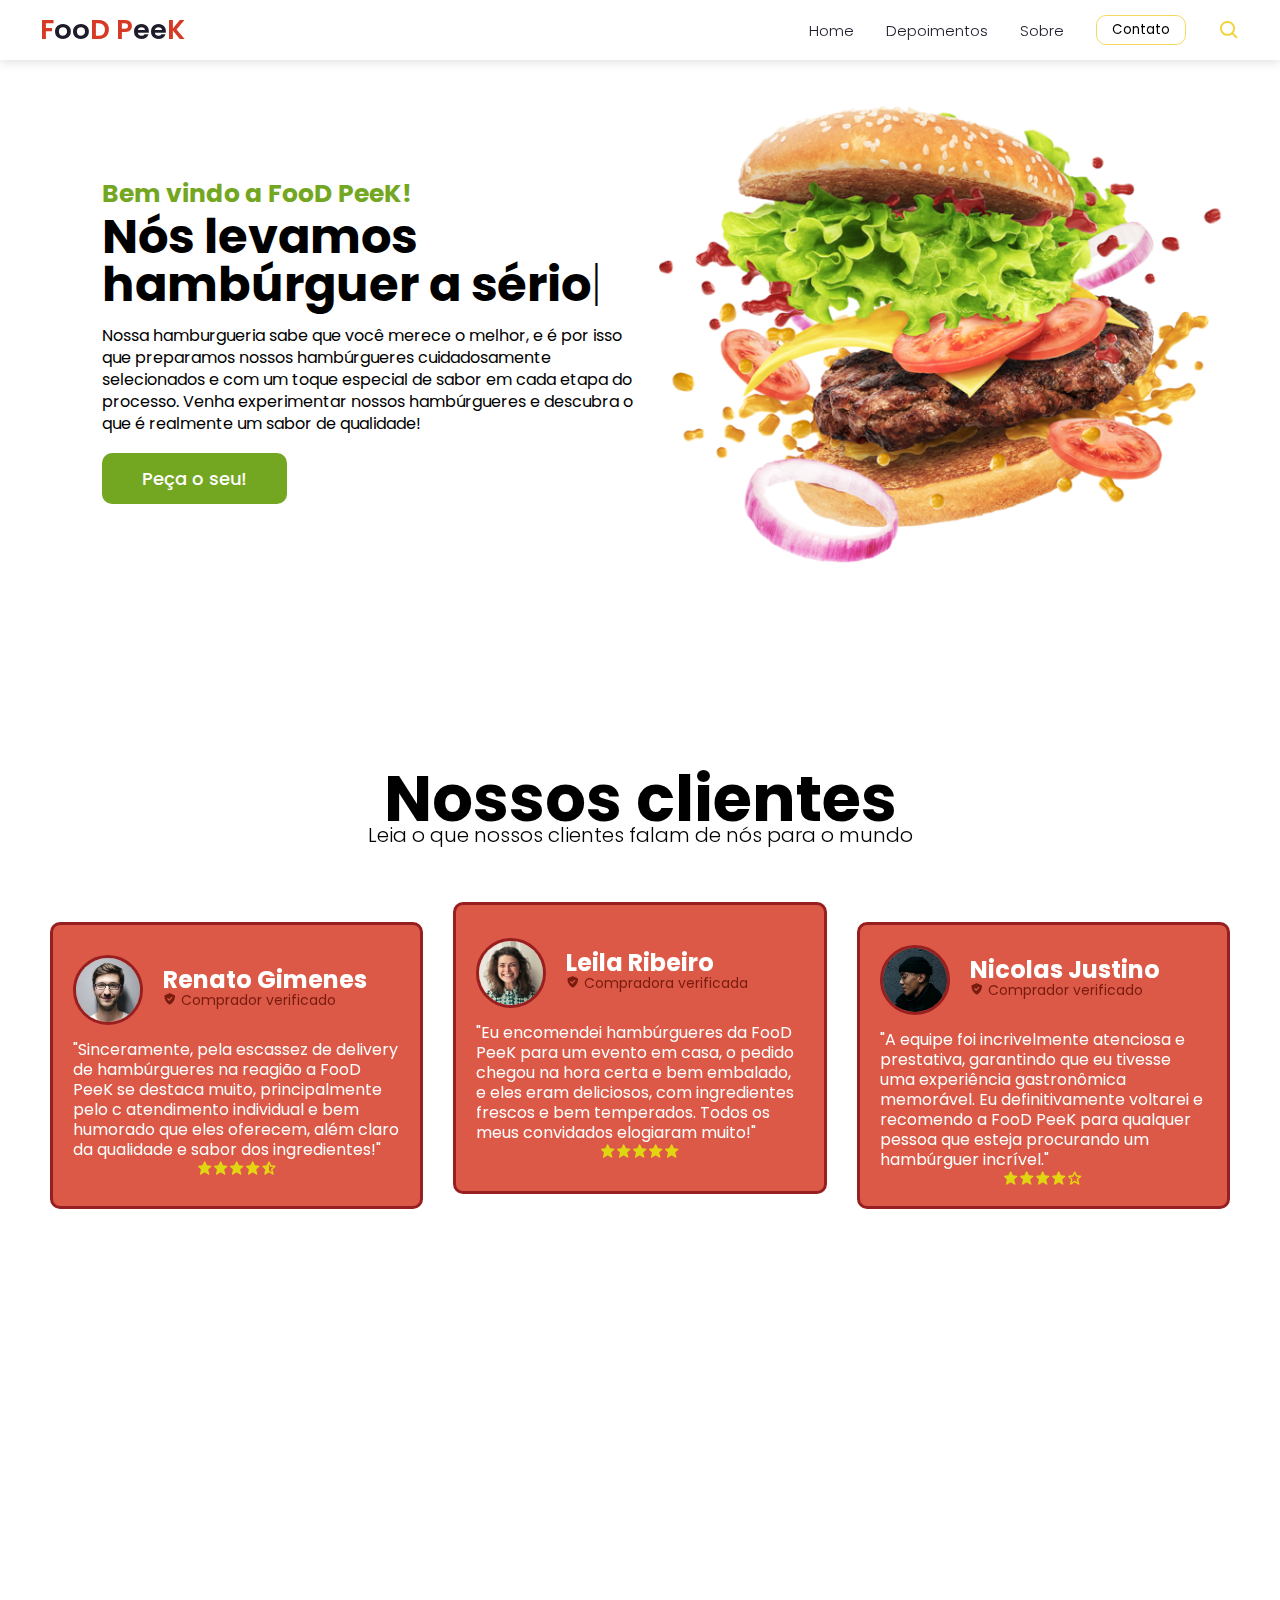
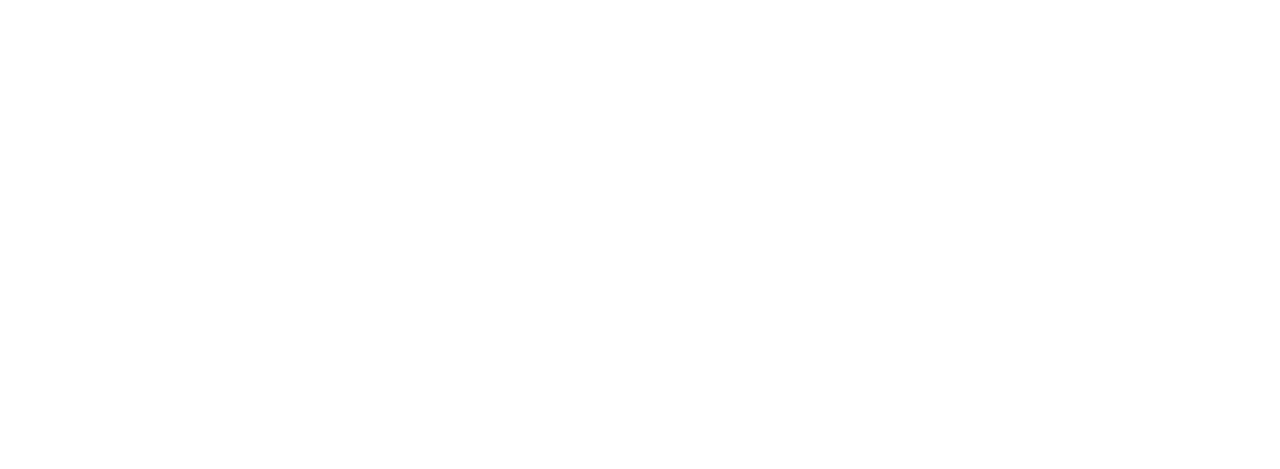
<file: index.html>
<!DOCTYPE html>
<html lang="pt-br">

<head>
    <meta charset="UTF-8">
    <meta http-equiv="X-UA-Compatible" content="IE=edge">
    <meta name="viewport" content="width=device-width, initial-scale=1.0">
    <link href='https://unpkg.com/boxicons@2.1.4/css/boxicons.min.css' rel='stylesheet'>
    <title>Ifood</title>

    <link rel="stylesheet" href="style.css">
    <link rel="stylesheet" href="responsivo.css">

    <link rel="stylesheet" href="https://unpkg.com/aos@next/dist/aos.css" />

</head>

<body>
    <header>
        <nav class="navigation">

            <a href="index.html" class="logo">F<span>oo</span>D P<span>ee</span>K </a>

            <ul class="nav-menu">
                    <li class="nav-item"> <a href="#conteudo">Home</a></li>
                    <li class="nav-item"><a href="#prova">Depoimentos</a></li>
                    <li class="nav-item"><a href="#sobre">Sobre</a></li>
                <a href="contato.html">
                    <li class="botao"><button>Contato</button></li>
                </a>
                <i class='bx bx-search'></i>
            </ul>

            <div class="menu">
                <span class="barra"></span>
                <span class="barra"></span>
                <span class="barra"></span>
            </div>
        </nav>
    </header>
    <section id="conteudo" class="conteudo">

        <div class="texto">
            <h2 class="bem-vindo">Bem vindo a FooD PeeK!</h2>
            <h1 class="slogan">Nós levamos hambúrguer a sério<span class="mouse">|</span></h1>
            <p class="paragrafo">Nossa hamburgueria sabe que você merece o melhor, e é por isso que preparamos nossos
                hambúrgueres cuidadosamente selecionados e com um toque especial de sabor em cada etapa do processo.
                Venha experimentar nossos hambúrgueres e descubra o que é realmente um sabor de qualidade!</p>
            <a href="contato.html" class="botao-pedir">Peça o seu!</a>
        </div>
        <div class="container-carrosel">
            <div class="container-imagem">
                <img src="./imagens/hamburguer.png" alt="Hambúrguer" class="hamburguer ativa" width="570px">
                <img src="imagens/hamburger2-redimensionado.png" alt="Imagem de batata frita" class="hamburguer">
            </div>
            <!-- <div class="container-botoes">
                <button class="botoes"></button>
                <button class="botoes ativa"></button>
                <button class="botoes"></button>
            </div> -->
        </div>
    </section>

    <section id="prova" class="prova" data-aos="fade-right">

        <div class="texto-clientes">
            <h1 class="titulo-clientes">Nossos clientes</h1>
            <h2 class="subtitulo-clientes">Leia o que nossos clientes falam de nós para o mundo</h2>
        </div>

        <!-- ----------------------------------------------------------------------------------------------- -->
        <div class="container-clientes">

            <div class="cliente n2">
                <div class="usuario">
                    <img src="imagens/cliente2.webp" alt="Cliente Food Peek 2">
                    <h2 class="nome-usuario">Renato Gimenes <span><i class='bx bxs-check-shield'></i> Comprador
                            verificado</span></h2>
                </div>
                <p>"Sinceramente, pela escassez de delivery de hambúrgueres na reagião a FooD PeeK se destaca muito,
                    principalmente pelo c atendimento individual e bem humorado que eles oferecem, além claro da
                    qualidade e sabor dos ingredientes!"</p>
                <div class="estrelas">
                    <i class='bx bxs-star' style='color:#e0f802c9'></i>
                    <i class='bx bxs-star' style='color:#e0f802c9'></i>
                    <i class='bx bxs-star' style='color:#e0f802c9'></i>
                    <i class='bx bxs-star' style='color:#e8f802c9'></i>
                    <i class='bx bxs-star-half' style='color:#e8f802c9'></i>
                </div>
            </div>

            <div class="cliente n1">
                <div class="usuario">
                    <img src="imagens/cliente1.png" alt="Cliente FooD PeeK">
                    <h2 class="nome-usuario">Leila Ribeiro <span><i class='bx bxs-check-shield'></i> Compradora
                            verificada</span></h2>
                </div>
                <p>"Eu encomendei hambúrgueres da FooD PeeK para um evento em casa, o pedido chegou na hora certa e bem
                    embalado, e eles eram deliciosos, com ingredientes frescos e bem temperados. Todos os meus
                    convidados elogiaram muito!" </p>
                <div class="estrelas">
                    <i class='bx bxs-star' style='color:#e0f802c9'></i>
                    <i class='bx bxs-star' style='color:#e0f802c9'></i>
                    <i class='bx bxs-star' style='color:#e0f802c9'></i>
                    <i class='bx bxs-star' style='color:#e8f802c9'></i>
                    <i class='bx bxs-star' style='color:#e8f802c9'></i>
                </div>
            </div>

            <div class="cliente n3">
                <div class="usuario">
                    <img src="imagens/cliente3.png" alt="Cliente FooD PeeK">
                    <h2 class="nome-usuario">Nicolas Justino <span><i class='bx bxs-check-shield'></i> Comprador
                            verificado</span></h2>
                </div>
                <p>"A equipe foi incrivelmente atenciosa e prestativa, garantindo que eu tivesse uma experiência
                    gastronômica memorável. Eu definitivamente voltarei e recomendo a FooD PeeK para qualquer pessoa que
                    esteja procurando um hambúrguer incrível." </p>
                <div class="estrelas">
                    <i class='bx bxs-star' style='color:#e0f802c9'></i>
                    <i class='bx bxs-star' style='color:#e0f802c9'></i>
                    <i class='bx bxs-star' style='color:#e0f802c9'></i>
                    <i class='bx bxs-star' style='color:#e8f802c9'></i>
                    <i class='bx bx-star' style='color:#e8f802c9'></i>
                </div>
            </div>
        </div>
    </section>
    
    <section id="sobre" data-aos="fade-left">
        <article class="sobre-informacoes">
            <img src="imagens/Food-Plate.png" alt="" class="imagem-salada">
            <div class="sobre">
                <div class="titulo-sobre">
                    <h1>Sobre nós</h1>
                    <h2>Conheça quem está por trás do seu lanche</h2>
                </div>
                <div class="conteudo-sobre">
                    <hr>
                    <p>Lorem ipsum dolor sit amet consectetur adipisicing elit. Quod facere voluptate aliquam soluta
                        adipisci ipsam impedit vero consequuntur sed aut autem, laborum ipsum, delectus ex nobis
                        accusantium, ad perspiciatis possimus. Lorem ipsum dolor sit amet consectetur adipisicing elit.
                        Sequi tempore quisquam eos itaque aut repellat facere neque obcaecati, eveniet unde porro
                        aliquid! Eveniet molestiae deserunt magnam in, incidunt iste repellat.</p>
                    <p>Lorem ipsum dolor sit, amet consectetur adipisicing elit. Aut excepturi dolorum
                </div>
            </div>
            
        </article>
        
    </section>
    
     

    <!-- <footer class="rodape">
        <div class="politicas-footer">
            <ul>
                <h1>Termos e condições</h1>
                <li>Política de privacidade</li>
                <li>Cookies </li>
            </ul>
        </div>
        <div class="menu-footer">
            
        </div>
    


        <div class="container-socialmedia">
            <h1>Mídias sociais</h1>
            <div class="container-linharodape">
                <hr class="linha-rodape">
            </div>
            <div class="social">
                <a href="#" class="button botao1"><i class='bx bxl-instagram-alt'></i></a>
                <a href="#" class="button botao2"><i class='bx bxl-facebook'></i></a>
                <a href="#" class="button botao3"><i class='bx bxl-twitter'></i></a>
                
            </div>
        </div>
    </footer> -->

    



    <script src="script.js"></script>
    <script src="https://unpkg.com/aos@next/dist/aos.js"></script>
    <script>
        AOS.init({
            duration: 2000,
        });
    </script>
</body>

</html>
</file>
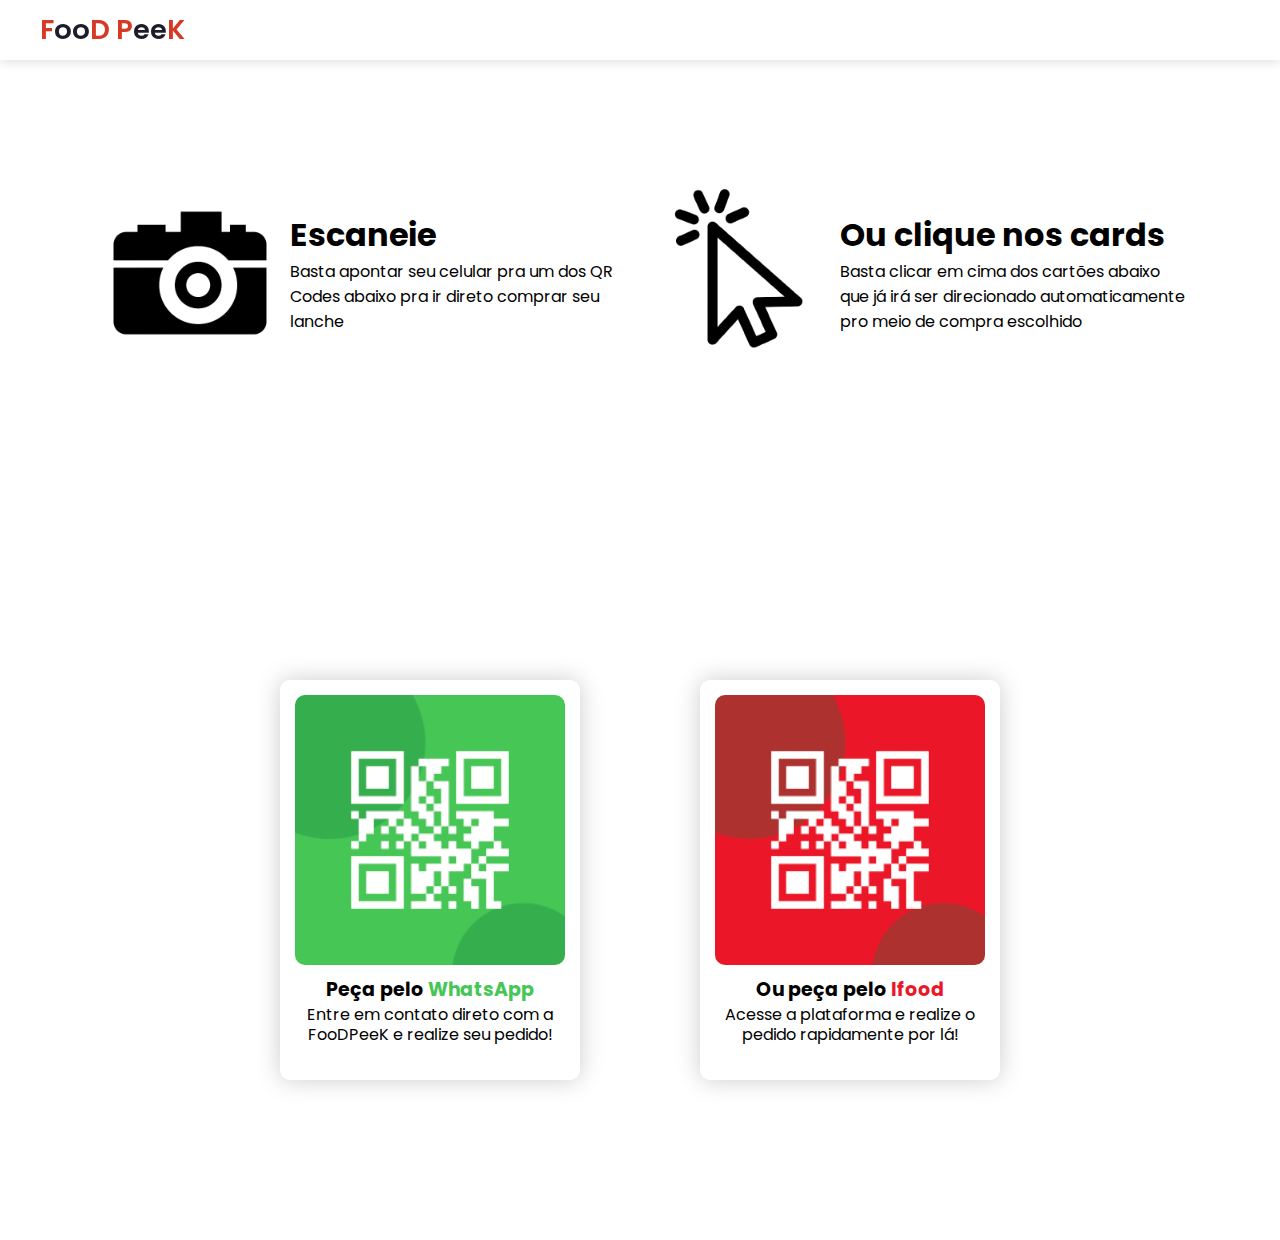
<file: contato.html>
<!DOCTYPE html>
<html lang="pt-br">
<head>
    <meta charset="UTF-8">
    <meta http-equiv="X-UA-Compatible" content="IE=edge">
    <meta name="viewport" content="width=device-width, initial-scale=1.0">
    <link href='https://unpkg.com/boxicons@2.1.4/css/boxicons.min.css' rel='stylesheet'>

    <title>Contato </title>

<link rel="stylesheet" href="style.css">
</head>
<body>
    <header>
        <nav class="navigation">

            <a href="index.html" class="logo">F<span>oo</span>D P<span>ee</span>K </a>

            <!-- <ul class="nav-menu">
                <li class="nav-item"> <a href="#conteudo">Home</a></li>
                <li class="nav-item"><a href="#prova">Depoimentos</a></li>
                <li class="nav-item"><a href="#sobre">Sobre</a></li>
                <a href="contato.html">
                    <li class="botao"><button>Contato</button></li>
                </a>
                <i class='bx bx-search'></i>
            </ul> -->

            <div class="menu">
                <span class="barra"></span>
                <span class="barra"></span>
                <span class="barra"></span>
            </div>
        </nav>
    </header>
    sec
<section>
        <div class="informacoes-qrcode">
            <div class="pc">
                <img src="imagens/camera.png" alt="Camera" class="camera">
                <div class="texto-pc">
                    <h1>Escaneie </h1>
                    <p>Basta apontar seu celular pra um dos QR Codes abaixo pra ir direto comprar seu lanche</p>
                </div>
            </div>
            <div class="mobile">
                <img src="imagens/mouse.png" alt="mouse" class="mouse">
                <div class="texto-mobile">
                    <h1>Ou clique nos cards</h1>
                    <p>Basta clicar em cima dos cartões abaixo que já irá ser direcionado automaticamente pro meio de compra escolhido</p>
                </div>
            </div>
        </div>
    
        <div class="container-qrcode">
            <a href="https://danilo-taveira.github.io/bikcraft/bicicletas.html" target="_blank">
                <div class="card whats">
                    <img src="imagens/qrcodefoodpeek-redimensionado.png" alt="QR CODE FooDPeeK">
                    <div class="texto-qrcode">
                        <h2>Peça pelo <span class="whatsapp">WhatsApp</span></h2>
                        <p>Entre em contato direto com a FooDPeeK e realize seu pedido!</p>
                    </div>
                </div>
                <div class="card ifood">
                    <img src="imagens/qrcodefoodpeek2.png" alt="QR CODE Ifood">
                    <div class="texto-qrcode">
                        <h2>Ou peça pelo <span class="cor-ifood">Ifood</span></h2>
                        <p>Acesse a plataforma e realize o pedido rapidamente por lá!</p>
                    </div>
                </div>
            </a>
        </div>
</section>
</body>
</html>
</file>
<file: style.css>
@import url('https://fonts.googleapis.com/css2?family=Poppins:wght@300;400;500;600;700;800&display=swap');
html {
    scroll-behavior: smooth;
}
*{
    margin: 0;
    padding: 0;
    box-sizing: border-box;
    font-family: 'Poppins';
    list-style: none;
    text-decoration: none;
}
body{
    overflow-x: hidden;
}
:root{
    --red: #d63a25;
    --white: #fff;
    --dark: #1e1c2a;
    --yellow: #f2d13e;
}

.navigation{
    z-index: 1;
    background-color: var(--white);
    display: flex;
    align-items: center;
    justify-content: space-between;
    width: 100%;
    padding: 9px 40px;
    box-shadow: 0 0.1rem 10px #cccccc9f;
    position: fixed;
}

.nav-menu{
    display: flex;
    align-items: center;
    gap: 2rem;
    font-weight:300;
    
    /* text-underline-offset: 4px; */
}
.nav-menu i{
    cursor: pointer;
    font-size: 1.4rem;
    color: #f2d23e;
}


.navigation ul li a{
    color: var(--dark);
    font-size: 15px;
    transition: all 0.5s;
}

.navigation ul li a:hover{
    transform: scale(2);
    color: var(--red);
    /* text-decoration: none; */
}

.navigation .logo{
    /* text-decoration: none; */
    color: var(--red);
    font-size: 1.7rem;
    font-weight: 600;
}

.logo span{
    color: var(--dark)
}

.nav-menu .botao button{
    cursor: pointer;
    background-color: transparent;
    border-radius: 10px;
    width: 90px;
    height: 30px;
    border: 1px #f2d13ed5 solid;
    transition: 0.6s ease-in-out;
}

.nav-menu .botao button:hover{
    transform: scale(1.05);
    background-color: #f2d13e52;
}

.menu{
    cursor: pointer;
    display: none;
}

.menu .barra{
    display: block;
    width: 26px;
    height: 3px;
    border-radius: 3px;
    background-color: #762c20;
    margin: 5px auto;
    transition: all 0.3s;
}

.menu .barra:nth-child(1),
.menu .barra:nth-child(3){
    background-color: #f5ad59;
}


.conteudo{
    background-color: var(--white);
    width: 100%;
    height: 100%;
    display: flex;
    justify-content: space-between;
    align-items: center;
    padding: 8% 4% 13% 8%;
}

.texto{
    max-width: 540px;
}
.texto .bem-vindo{
    font-size: 25px;
    color: #74a721;
}
.texto .slogan{
    line-height: 3rem;
    font-size: 3rem;
    margin-bottom: 1rem;
}
.texto .slogan .mouse{
    font-weight: 200;
    animation: mouse 0.8s  infinite;
}
@keyframes mouse{
    0%{
        opacity: 0;
    }
     100%{  
        opacity: 1;
    }
}
.texto .paragrafo{
    font-weight: 400;
    margin-bottom: 30px;
    line-height: 22px;
}
.botao-pedir{
    font-size: 18px;
    padding: 13px 40px;
    background-color: #74a721;
    color: var(--white);
    font-weight: 500;
    border-radius: 10px;
    transition: all 0.7s;
    
}
.cliente:hover{
    background-color: #d63a25;
}
.texto-clientes{
    animation: flutuacao 4s ease-in-out infinite;
}
@keyframes flutuacao {
    0%, 100% {
        transform: translateY(0px);
    }
    50%{
        transform: translateY(-10px);
    }
}
.botao-pedir:hover{
    background-color:#86c423;
    box-shadow: 4px 4px green;
}
::-webkit-scrollbar{
    background-color: transparent;
    width: 11px;
}
::-webkit-scrollbar-thumb{
    background-color: #cecece;
    border-radius: 10px;
}

.teste{
    height: 100%;
    background-color: #1e1c2a;
}

.imagem{
    animation: moverImagem 0.8s;
}
@keyframes moverImagem{
    from{
        opacity: 0;
        -webkit-transform: translateX(-1000);
    }
    to{
        opacity: 1;
        -webkit-transform: translateX();
    }
}
/*------------------------------------------------------------------- */
.container-imagem .hamburguer{
    display: none;
}
.container-imagem .hamburguer.ativa{
    display: block;
} 
.container-botoes{
    display: flex;
    flex-direction: column;
    align-items: center;
    justify-content: center;
    position: absolute;
    top: 0;
    right: 7rem;
    height: 100vh;
    gap: 7px;
}
.container-carrosel .botoes.ativa {
    background-color:rgba(245, 131, 0, 0.39);
    width: 16px;
    height: 16px;
}
.container-carrosel .botoes{
    transition: 0.7s all;
}
.container-carrosel .botoes:hover {
    background-color:rgba(245, 131, 0, 0.192);
}
.botoes{
    cursor: pointer;
    background-color: transparent;
    border:#762c20 2px solid;
    width: 14px;
    height: 14px;
    border-radius: 50%;
}
.carrosel:nth-child(1),
.carrosel:nth-child(3){
    border-color: #f5ad59;
}
.onda{
    position: absolute;
    bottom: 0;
    right: 0;
    left: 0;
}
.conteudo .container-seta{
    content: '';
    height: 100px;
    width: 100px;
    top: -1000;
    left:0;
    
}

/*--------------------------------------------------------------------*/
.container-clientes{
    display: flex;
    justify-content: center;
    gap: 30px;
    margin-bottom: 150px;
}
.texto-clientes{
    display: flex;
    justify-content: center;
    flex-direction: column;
    align-items: center;
    line-height: 37px;
    margin-bottom: 3rem;
}
.titulo-clientes{
    font-size: 4rem;
}
.subtitulo-clientes{
    font-weight: 300;
    font-size: 20px;
    
}
.prova{
    padding: 50px 50px 0 50px;
    top: -10px;
    background-color: var(white);
}
.cliente.n2{
    margin-top: 20px;
    transition: all 0.7s;
}
.cliente.n1{
    margin-bottom: 15px;
    transition: all 0.7s;
}
.cliente.n3{
    margin-top: 20px;
    transition: all 0.7s;
}


.cliente{
    max-height: 500px;
    width: 900px;
    cursor: pointer;
    line-height: 20px;
    display: flex;
    justify-content: center;
    flex-direction: column;
    padding:  20px; 
    border: rgb(151, 31, 31) solid;
    background-color: #d63a25d7;
    border-radius: 10px;
    color: white;
}

.cliente img{
    width: 70px;
    height: 70px;
    border-radius: 50%;
    border: 3px rgb(151, 31, 31) solid;
}
.cliente .usuario{
    font-weight: 200;
    display: flex;
    align-items: center;
    gap: 20px;
    margin-bottom: 15px;
}
.nome-usuario{
    display: flex;
    flex-direction: column;
}
.prova .cliente span{
    color:#791b0e;
    font-size: 14px;
    font-weight:400;
}
.cliente2 .usuario p{
    font-size: 300px;
}
.estrelas{
    display: flex;
    justify-content: center;
}
.container-clientes{
    transition: 0.5s;
 }
.container-clientes:hover .cliente{
    filter: blur(3px)
}
.cliente:hover{
    filter: blur(0px) !important;
}

.sobre-informacoes{
    width: 100vw;
    height: 70vh;
    margin-bottom: 5rem;
    display: flex;
    flex-direction: row;
    justify-content: center;
    align-items: center;
    gap: 50px;
}
.sobre{
    display: flex;
    flex-direction: column;
    width: 30rem;
}
.imagem-salada{
    width: 650px;

}
.sobre-informacoes h1{
    font-size: 4rem;
}
.sobre-informacoes h2{
    font-size: 20px;
    font-weight: 400;
}
.titulo-sobre{
    line-height: 36px;
    margin-bottom: 10px;
}
.sobre-informacoes hr{
    height: 14px;
    background-color: #74a721;
}
.conteudo-sobre{
    display: flex;
    flex-direction: column;
    gap: 20px;
}


/* ---------------------------------------------------------------- PÁGINA CONTATO -------------------------------------------------------------------- */

.container-qrcode a{
    display: flex;
    flex-direction: row;
    justify-content: center;
    gap: 120px;
    align-items: center;
    height: 80vh;
    
}
.card{
    color: black;
    cursor: pointer;
    max-width: 300px;
    padding: 15px;
    background-color: #ffffff62;
    display: flex;
    flex-direction: column;
    justify-content: center;
    text-align: center;
    border-radius: 10px;
    box-shadow: 0 0 25px #00000034;
    line-height: 20px;
}

.card img{
    border-radius: 10px;
    margin-bottom: 15px;
}
.card h2{
    font-size: 19px;
    margin-bottom: 5px;
}
.card p{
    margin-bottom: 20px;
}
.desconto{
    border-radius: 4px;
    padding: 4px;
    background-color: hsla(7, 71%, 49%, 0.824);
    color: white;   
    font-weight: 600;
    font-size: 14px;
}
.whatsapp{
    color: #45c655;
}
.cor-ifood{
    color: #eb1728;
}
.whats{
    animation: flutuacao 5s ease-in-out infinite;
}
@keyframes flutuacao {
    0%, 100% {
        transform: translateY(0px);
    }
    50%{
        transform: translateY(-10px);
    }
}
.ifood{
    animation: flutuacao2 5s ease-in-out infinite;
}
@keyframes flutuacao2{
    0%, 100% {
        transform: translateY(-10px)
    }
    50%{
        transform: translateY(0)
    }
}
.informacoes-qrcode{
    width: 100vw;
    height: 55vh;
    display: flex;
    justify-content: center;
    align-items: center;
}
.informacoes-qrcode .camera{
    width: 200px;
}
.informacoes-qrcode .mouse{
    width: 200px;
}
.pc{
    display: flex;
    justify-content: center;
    align-items:center;
    max-width: 550px;
}
.mobile{
    display: flex;
    justify-content: center;
    align-items:center;
    max-width: 550px;
}








.politicas-footer{
    width: 100%;
}


.container-linharodape{
    display: flex;
    justify-content: center;
}
.linha-rodape{
    background-color: var(--yellow);
    border: none;
    height: 5px;
    width: 10vw;
}
.rodape{
    display: flex;
    justify-content: center;
    flex-direction: row;
    background-color: #d63a25;
    width: 100vw;
    height: 30vh;
    color: white;
}
.rodape h1{
    line-height: 36px;
    font-size: 29px;
}

.social{
    display: flex;
    justify-content: center;
    width: 50px;
    height: 50px;
}
.container-socialmedia{
    width: 100%;
    display: flex;
    justify-content: center;
    align-items: center;
    flex-direction: column;
}
.container-socialmedia i{
    margin: 6px;
    margin-top: 10px;
    display: inline-flex;
    justify-content: center;
    align-items: center;
    color: white;
    font-size: 24px;
    width: 40px;
    height: 40px;
    border-radius: 50%;
    border: 2px solid white;
    transition: 1400ms all;
}
.container-socialmedia i:hover{
    color: #d63a25;
    background-color: white;
}
</file>
<file: responsivo.css>
@media (min-width: 1800px){
   .conteudo{
      padding: 8% 13% 7% 13%;
   }
   .conteudo .bem-vindo{
      font-size: 30px;
      
   }
   .conteudo .slogan{
      font-size: 4rem;
      line-height: 57px;
      margin-bottom: 10px;
   }
   .texto{
      max-width: 690px;
   }
   .conteudo .paragrafo{
      font-size: 18px;
   }
   .conteudo .container-carrosel .container-imagem .ativa{
      width: 670px;
   }
   .prova{
      padding:50px 200px 0 200px;
   }
}
@media (max-width: 414px){
   .navigation{
      display: none;
   }
   .conteudo .container-carrosel .container-imagem .hamburguer{
      display: none;
   }
   .conteudo .texto .bem-vindo{
      font-size: 22px;
   }

   /*-------------------------------------------  SEÇÃO CARDS  ---------------------------------------*/
   .prova .texto-clientes .subtitulo-clientes{
      line-height: 27px;
      font-size: 18px;
   }
   .prova .texto-clientes .titulo-clientes{
      line-height: 54px;
   }
   .container-clientes{
   
      display: flex;
      flex-direction: column;
      align-items: center;
   }
   .cliente{
      max-width: 320px;
   }
   
   /*------------------------------------------ SEÇÃO SOBRE --------------------------------------------*/

   .bolha-rosa{
      display: none;
   }
   .sobre-informacoes .titulo-sobre h2{
      margin-top: 13px;
      line-height: 23px;
      display: flex;
      text-align: center;
   }
}
</file>
